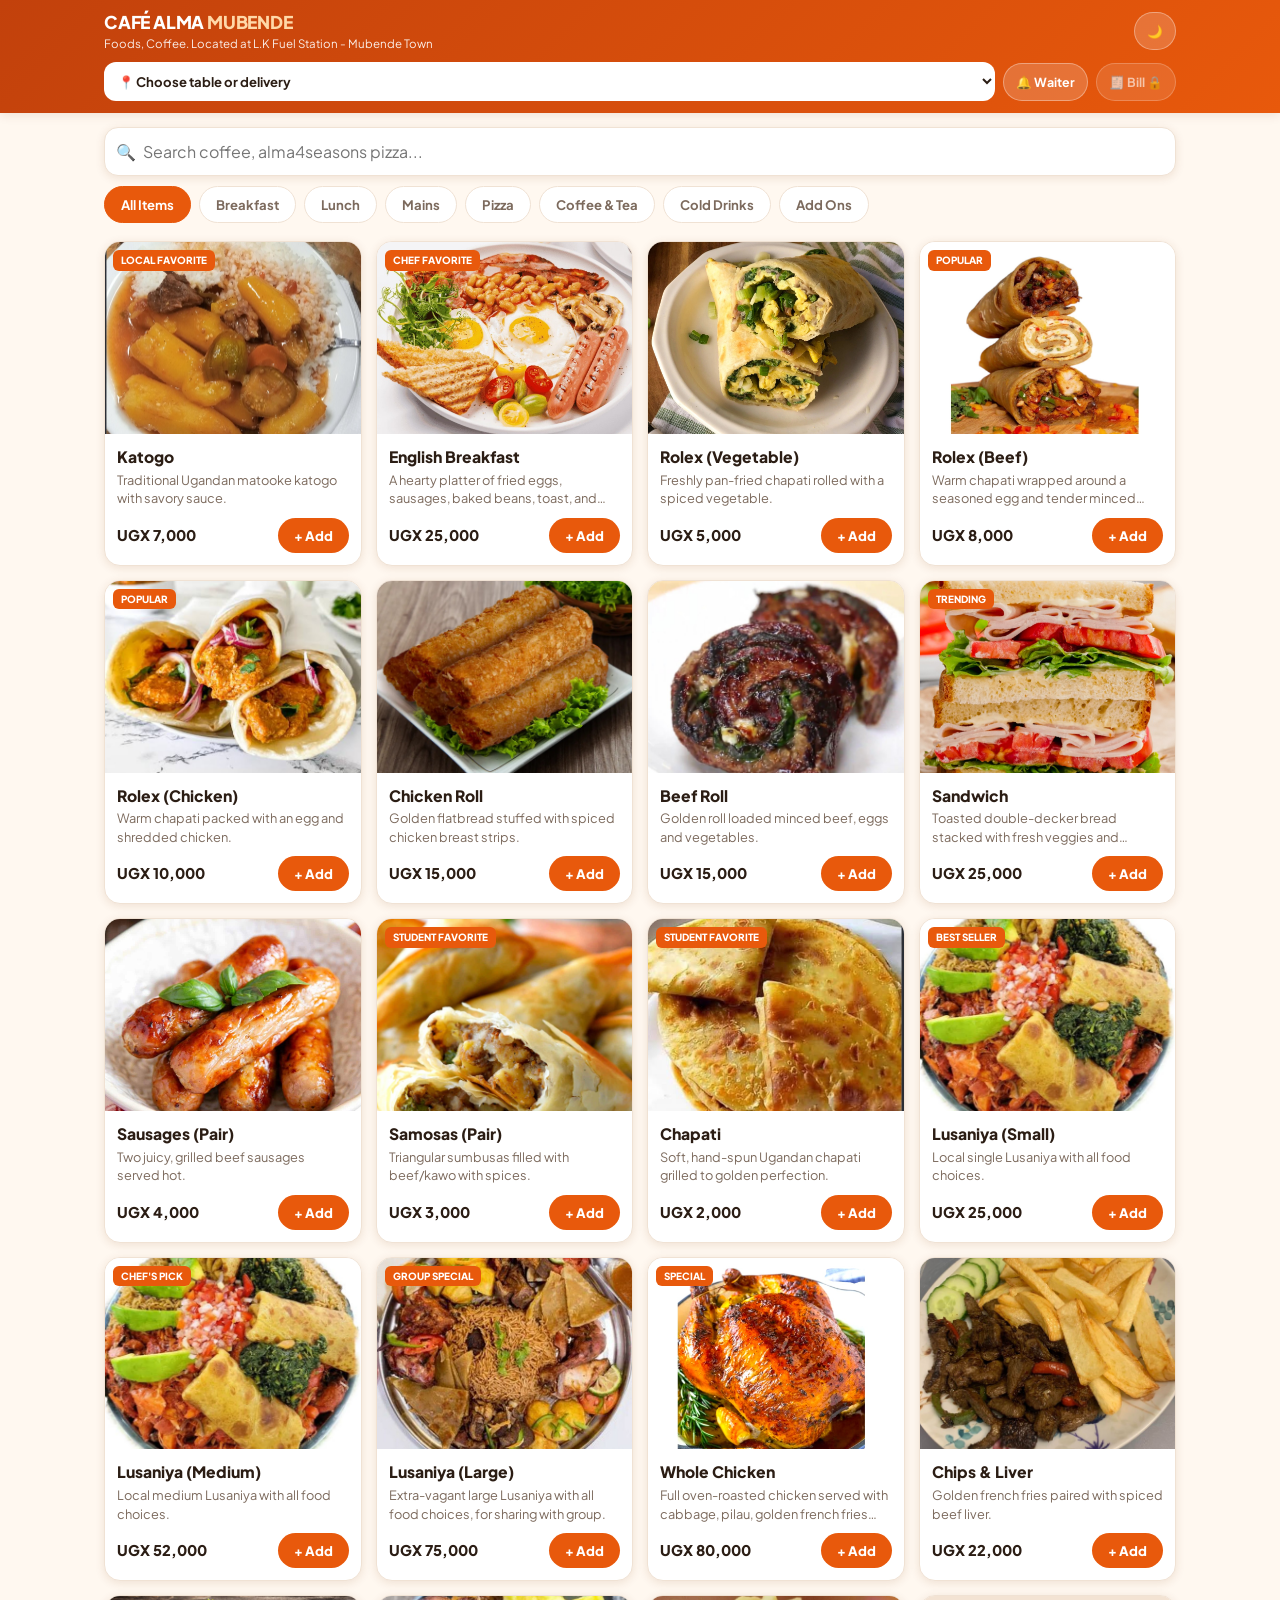
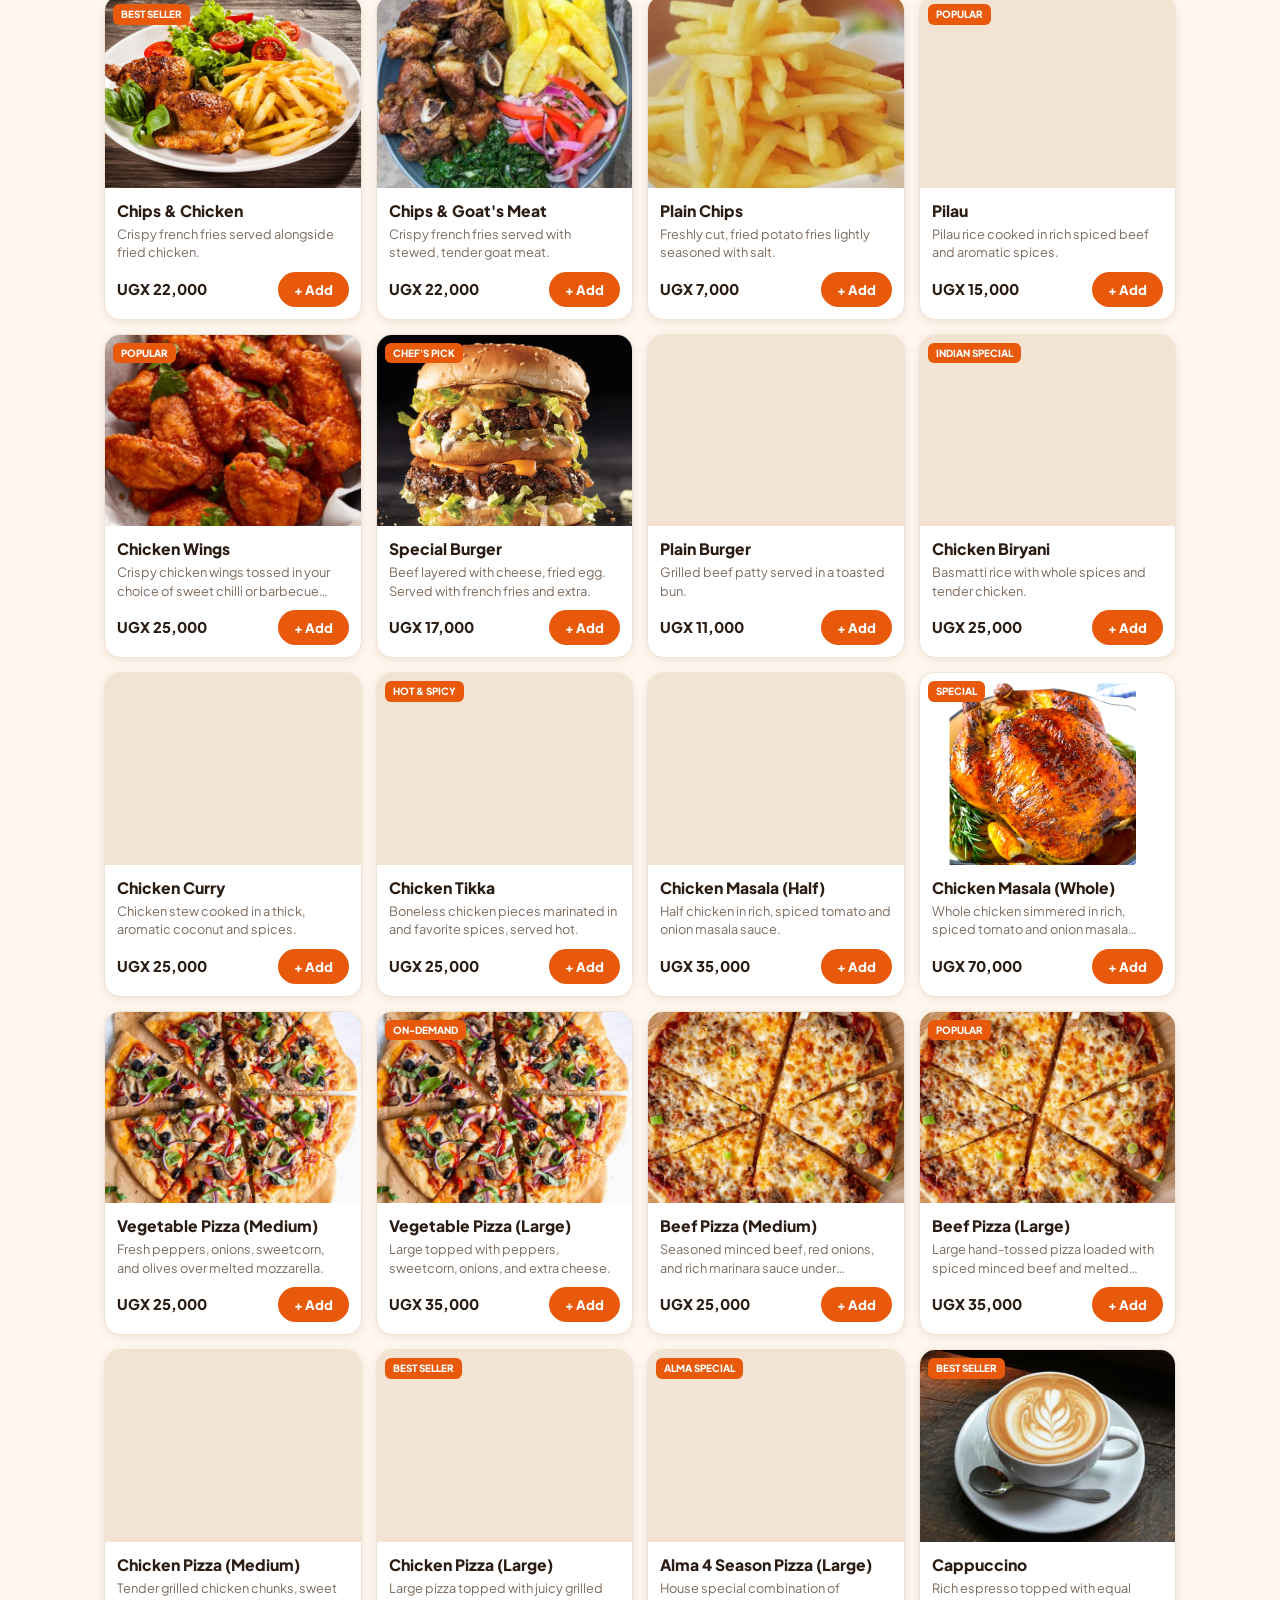
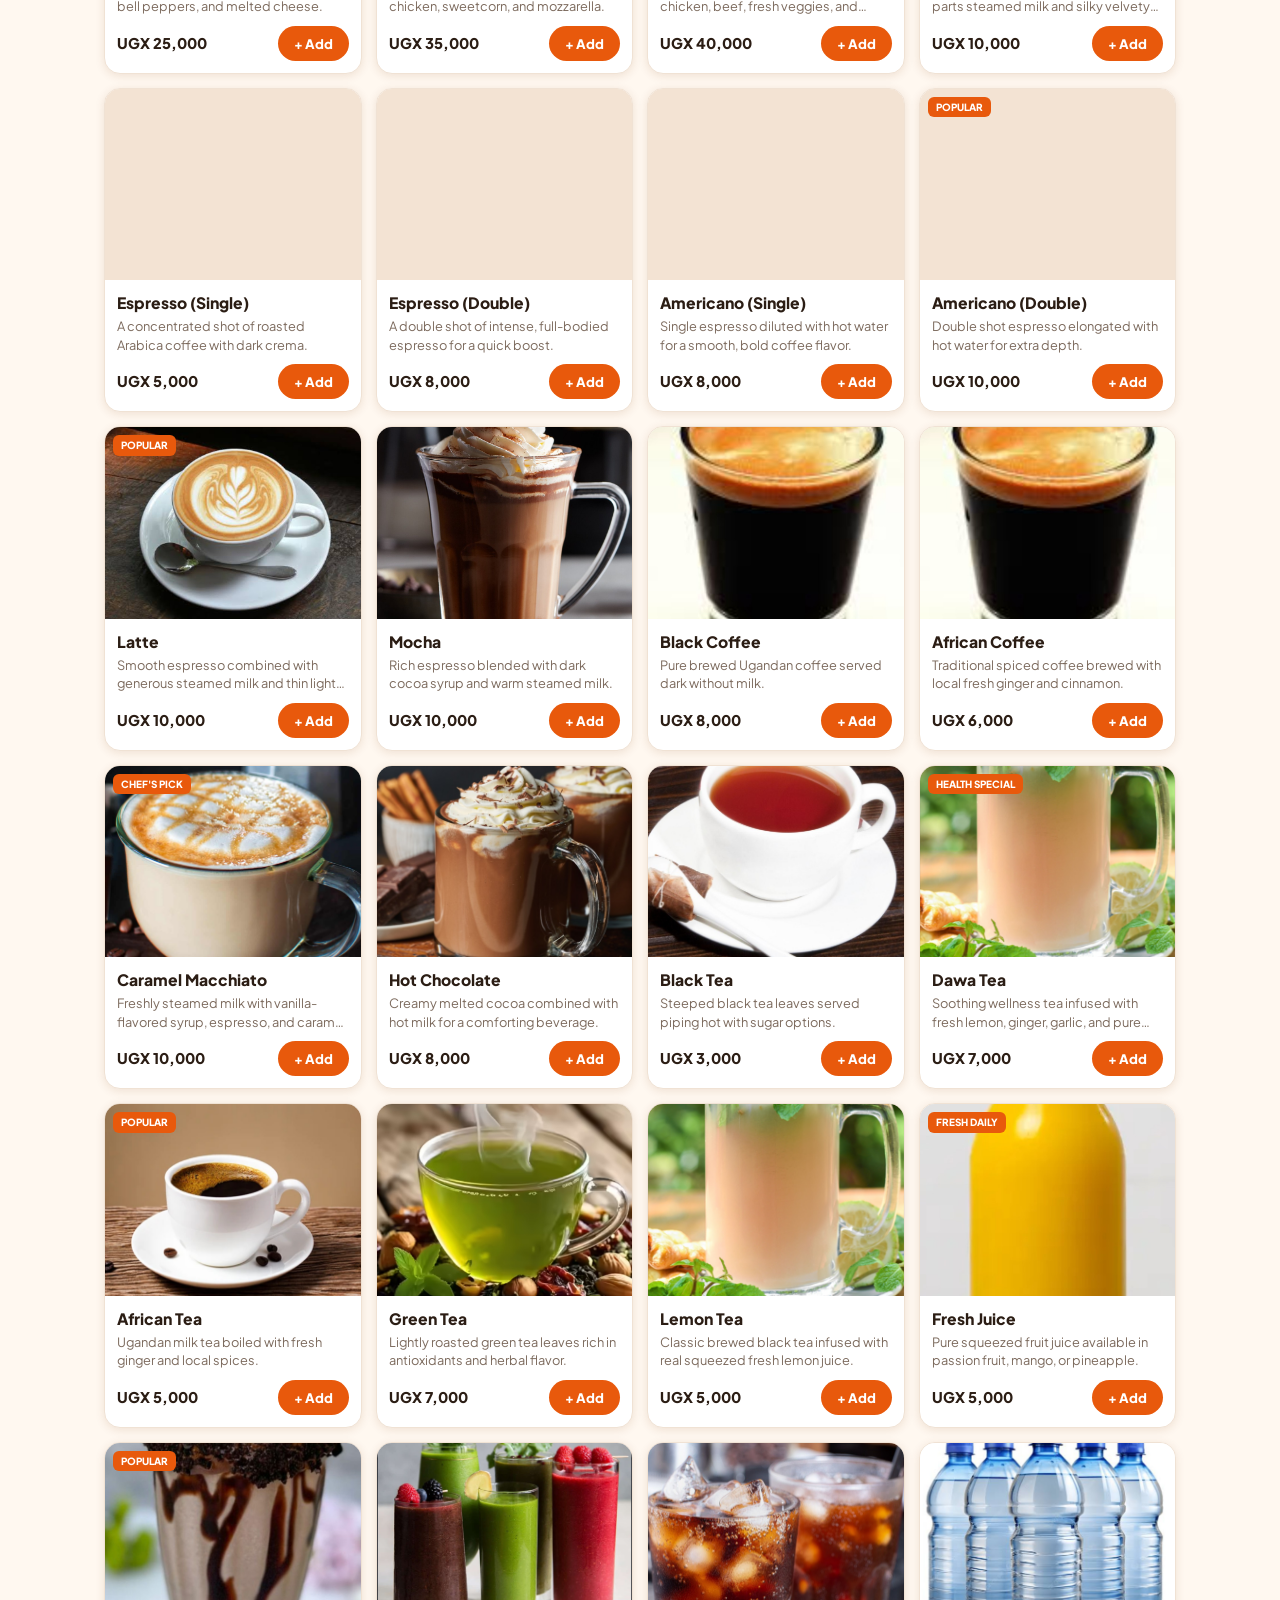
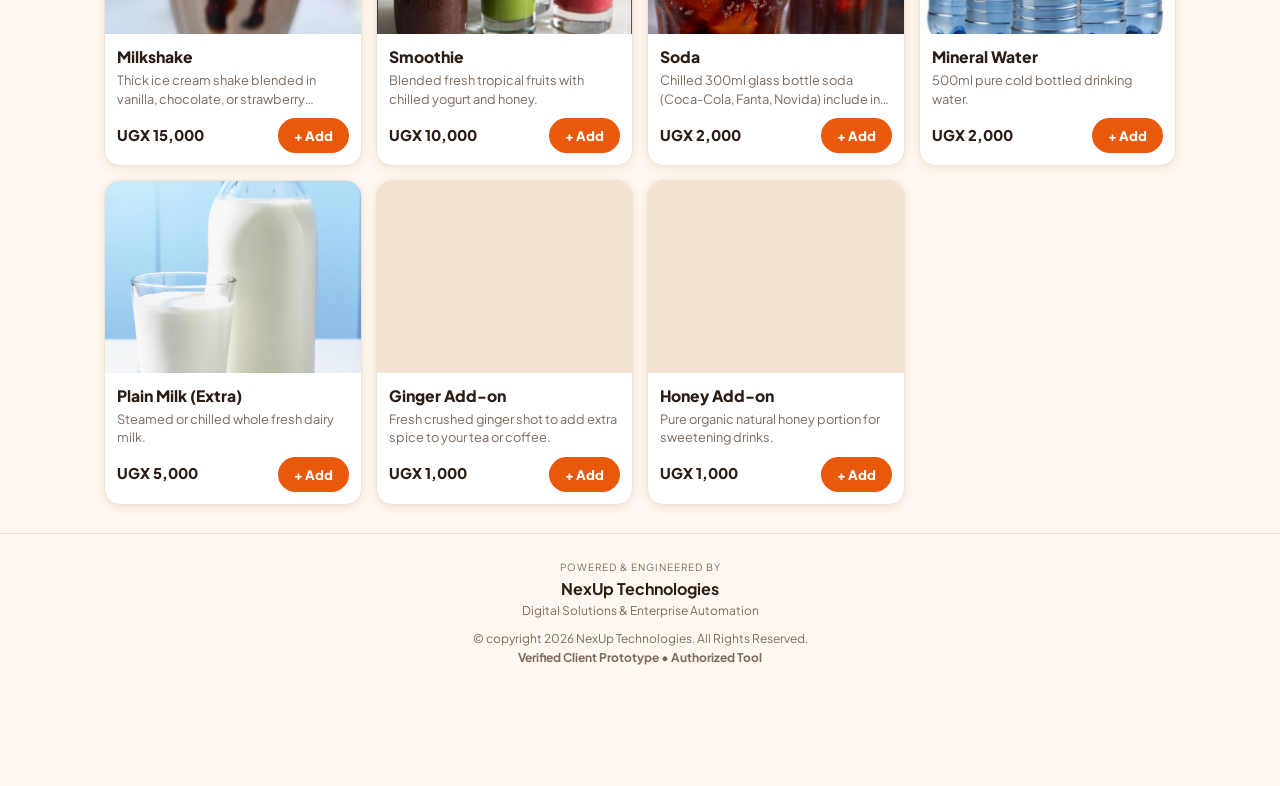
<file: index.html>
<!DOCTYPE html>
<html lang="en" data-theme="light">
<head>
<meta charset="UTF-8">
<meta name="viewport" content="width=device-width, initial-scale=1, viewport-fit=cover">
<meta name="theme-color" content="#e8590c">
<title>Café Alma Foods — Digital Table &amp; Delivery Menu</title>
<link rel="icon" href="data:image/svg+xml,%3Csvg xmlns='http://www.w3.org/2000/svg' viewBox='0 0 100 100'%3E%3Ctext y='.9em' font-size='90'%3E🍽️%3C/text%3E%3C/svg%3E">
<link rel="icon" type="image/png" href="assets/favicon.png?v=2">
<link rel="apple-touch-icon" href="assets/favicon.png?v=2">
<link rel="preconnect" href="https://fonts.googleapis.com">
<link rel="preconnect" href="https://fonts.gstatic.com" crossorigin>
<link href="https://fonts.googleapis.com/css2?family=Plus+Jakarta+Sans:wght@400;600;700;800&display=swap" rel="stylesheet">
<link rel="stylesheet" href="styles.css">
<script>try{var t=localStorage.getItem('alma_theme');if(t)document.documentElement.dataset.theme=t}catch(e){}</script>
</head>
<body>
  <script src="splash.js"></script>

<header class="header"><div class="wrap">
  <div class="brand">
    <div><h1>CAFÉ ALMA <span>MUBENDE</span></h1><small>Foods, Coffee. Located at L.K Fuel Station - Mubende Town</small></div>
    <button id="themeBtn" class="pill" aria-label="Toggle dark mode">🌙</button>
  </div>
  <div class="actions">
    <select id="loc" aria-label="Choose your table or delivery"></select>
    <button id="waiterBtn" class="pill">🔔 Waiter</button>
    <button id="billBtn" class="pill locked">🧾 Bill <span id="billIcon">🔒</span></button>
  </div>
</div></header>

<div class="wrap controls">
  <div class="search"><span>🔍</span><input id="search" type="search" placeholder="Search coffee, alma4seasons pizza..." autocomplete="off"></div>
  <nav class="cats" id="cats">
    <button class="cat active" data-cat="all">All Items</button>
    <button class="cat" data-cat="breakfast">Breakfast</button>
    <button class="cat" data-cat="lunch">Lunch</button>
    <button class="cat" data-cat="mains">Mains</button>
    <button class="cat" data-cat="pizza">Pizza</button>
    <button class="cat" data-cat="coffee">Coffee &amp; Tea</button>
    <button class="cat" data-cat="soft_drinks">Cold Drinks</button>
    <button class="cat" data-cat="add_ons">Add Ons</button>
  </nav>
</div>

<main class="wrap grid" id="menu"></main>

<button id="cartBar" class="cartbar hidden"><span><i id="cartCount">0</i>View order</span><span id="cartTotal">UGX 0</span></button>

<!-- Cart -->
<div id="cartSheet" class="overlay"><div class="sheet">
  <div class="grab"></div>
  <div class="sh-head"><h3>Your order</h3><button class="x" data-close aria-label="Close">&times;</button></div>
  <div class="sh-body">
    <div id="cartList"></div>
    <label class="lbl" for="notes">Special instructions</label>
    <textarea id="notes" class="f" maxlength="300" placeholder="e.g. no onions, Fanta soda, chilli sauce"></textarea>
    <div id="delivery" class="hidden">
      <label class="lbl" id="dLabel">Delivery Details</label>
      <input id="dName" class="f" placeholder="Full name *" autocomplete="name">
      <input id="dPhone" class="f" type="tel" placeholder="WhatsApp / phone number *" autocomplete="tel">
      <input id="dAddr" class="f" placeholder="Landmark / address *">
      <select id="dArea" class="f"><option value="in">Within Mubende Municipality</option><option value="out">Outside Mubende Municipality</option></select>
      <p id="pickNote" class="mut hidden" style="margin-top:8px;font-size:.85rem">⏱️ Ready in about 5–10 minutes.</p>
    </div>
    <label class="lbl" for="pay">Payment method</label>
    <select id="pay" class="f"><option>Cash</option><option>Mobile Money</option></select>
    <input id="hp" class="hp" tabindex="-1" autocomplete="off" aria-hidden="true">
    <div class="sum">
      <div><span>Food subtotal</span><span id="sSub">UGX 0</span></div>
      <div><span id="sFeeLbl">Service fee</span><span id="sFee">UGX 0</span></div>
      <div class="tot"><span>Total</span><span id="sTot">UGX 0</span></div>
    </div>
  </div>
  <div class="sh-foot"><button id="placeBtn" class="cta">Place Order</button></div>
</div></div>

<!-- Sent -->
<div id="sentSheet" class="overlay"><div class="sheet">
  <div class="grab"></div>
  <div class="sh-head"><h3>Almost done</h3><button class="x" data-close aria-label="Close">&times;</button></div>
  <div class="sh-body">
    <p>Order <b id="sentId"></b> is ready.</p>
    <p style="margin-top:8px"><b>Tap the green button, Send in WhatsApp.</b> The café only receives your order after you send it.</p>
  </div>
  <div class="sh-foot"><a id="waLink" class="cta" target="_blank" rel="noopener">📲 Send order on WhatsApp</a></div>
</div></div>

<!-- Waiter -->
<div id="waiterSheet" class="overlay"><div class="sheet">
  <div class="grab"></div>
  <div class="sh-head"><h3>Call a Waiter</h3><button class="x" data-close aria-label="Close">&times;</button></div>
  <div class="sh-body"><div class="wopts">
    <button data-w="Extra cutlery / napkins">Cutlery / napkins</button>
    <button data-w="Water / glasses refill">Water re-fill</button>
    <button data-w="Table cleaning required">Table Cleaning</button>
    <button data-w="General assistance">General Assistance</button>
  </div></div>
</div></div>

<!-- Bill -->
<div id="billSheet" class="overlay"><div class="sheet">
  <div class="grab"></div>
  <div class="sh-head"><h3>Request your Bill</h3><button class="x" data-close aria-label="Close">&times;</button></div>
  <div class="sh-body"><div id="billList"></div></div>
</div></div>

<div id="toast" class="toast hidden" role="status"></div>

<footer class="app-footer">
  <div class="footer-content">
    <div class="brand-signature">
      <span class="powered-by">Powered &amp; Engineered by</span>
      <h3 class="agency-name">NexUp Technologies</h3>
      <p class="agency-tagline">Digital Solutions &amp; Enterprise Automation</p>
    </div>
    <div class="footer-meta">
      <p>&copy; copyright 2026 NexUp Technologies. All Rights Reserved.</p>
      <p class="verification-badge">Verified Client Prototype • Authorized Tool</p>
    </div>
  </div>
</footer>

<script src="menu-data.js"></script>
<script src="app.js"></script>
</body>
</html>
</file>
<file: styles.css>
:root{--pri:#e8590c;--pri2:#c2410c;--grn:#2f9e44;--bg:#fff8f0;--card:#fff;--tx:#2b1d14;--mut:#7c6a5d;--bd:#f0e2d4;--sh:0 2px 10px rgba(120,60,10,.12)}
[data-theme=dark]{--bg:#16110d;--card:#221a14;--tx:#fdf3e7;--mut:#b5a393;--bd:#37291f;--sh:0 2px 10px rgba(0,0,0,.5)}
*{box-sizing:border-box;margin:0;padding:0;-webkit-tap-highlight-color:transparent}
html{font-family:'Plus Jakarta Sans',system-ui,-apple-system,'Segoe UI',Roboto,sans-serif}
body{background:var(--bg);color:var(--tx);line-height:1.45;padding-bottom:calc(96px + env(safe-area-inset-bottom));overflow-x:hidden;transition:background .3s,color .3s}
button,input,select,textarea{font:inherit;color:inherit}
button{cursor:pointer;border:0;background:none}
.hidden{display:none!important}
.wrap{max-width:1100px;margin:0 auto;padding:0 14px}
.mut{color:var(--mut)}

/* header */
.header{position:sticky;top:0;z-index:50;background:linear-gradient(135deg,#c2410c,#e8590c);color:#fff;padding:calc(10px + env(safe-area-inset-top)) 0 12px;box-shadow:var(--sh)}
.brand{display:flex;justify-content:space-between;align-items:center;gap:10px}
.brand h1{font-size:1.1rem;font-weight:800;letter-spacing:-.2px}
.brand h1 span{color:#ffd8a8}
.brand small{display:block;font-size:.72rem;opacity:.9}
.actions{display:flex;gap:8px;margin-top:10px;align-items:center}
.actions select{flex:1 1 0;min-width:0;width:100%;background:#fff;color:#2b1d14;border:0;border-radius:12px;padding:10px;font-weight:700;font-size:.82rem;text-overflow:ellipsis}
.pill{flex:none;background:rgba(255,255,255,.18);border:1px solid rgba(255,255,255,.35);color:#fff;border-radius:999px;padding:9px 12px;font-weight:700;font-size:.78rem;white-space:nowrap}
.pill.locked{opacity:.65}

/* search + categories */
.controls{padding-top:14px}
.search{position:relative;margin-bottom:10px}
.search span{position:absolute;left:12px;top:50%;transform:translateY(-50%)}
.search input{width:100%;padding:12px 14px 12px 38px;border:1px solid var(--bd);border-radius:14px;background:var(--card);font-size:16px;box-shadow:var(--sh)}
.search input:focus,.f:focus{outline:2px solid var(--pri);border-color:transparent}
.cats{display:flex;gap:8px;overflow-x:auto;padding-bottom:6px;scrollbar-width:none}
.cats::-webkit-scrollbar{display:none}
.cat{flex:none;padding:8px 16px;border-radius:999px;background:var(--card);border:1px solid var(--bd);color:var(--mut);font-weight:700;font-size:.82rem}
.cat.active{background:var(--pri);border-color:var(--pri);color:#fff}

/* menu cards */
.grid{display:grid;grid-template-columns:repeat(auto-fill,minmax(250px,1fr));gap:14px;padding-top:12px}
.card{background:var(--card);border:1px solid var(--bd);border-radius:16px;overflow:hidden;box-shadow:var(--sh);display:flex;flex-direction:column}
.img{position:relative;aspect-ratio:4/3;background:#f3e3d3;overflow:hidden}
.img img{width:100%;height:100%;object-fit:cover;display:block}
.badge{position:absolute;top:8px;left:8px;background:var(--pri);color:#fff;font-size:.62rem;font-weight:800;padding:3px 8px;border-radius:6px;text-transform:uppercase}
.info{padding:12px;display:flex;flex-direction:column;flex:1;min-width:0}
.info h4{font-size:.98rem;font-weight:800}
.info p{font-size:.8rem;color:var(--mut);margin:2px 0 10px;display:-webkit-box;-webkit-line-clamp:2;-webkit-box-orient:vertical;overflow:hidden}
.foot{margin-top:auto;display:flex;justify-content:space-between;align-items:center;gap:8px}
.foot b{font-weight:800;font-size:.92rem}
.ctl{display:flex;align-items:center;gap:8px}
.add{background:var(--pri);color:#fff;font-weight:800;font-size:.82rem;padding:8px 16px;border-radius:999px}
.q{width:30px;height:30px;border-radius:50%;background:var(--pri);color:#fff;font-weight:800;font-size:1.05rem;line-height:1}
.n{min-width:18px;text-align:center;font-weight:800}
.empty{grid-column:1/-1;text-align:center;padding:40px;color:var(--mut)}
@media(max-width:560px){.grid{grid-template-columns:1fr}.card{flex-direction:row}.img{width:116px;aspect-ratio:auto;flex:none}}

/* floating cart bar */
.cartbar{position:fixed;left:50%;transform:translateX(-50%);bottom:calc(14px + env(safe-area-inset-bottom));width:calc(100% - 28px);max-width:520px;background:linear-gradient(135deg,#e8590c,#c2410c);color:#fff;border-radius:999px;padding:13px 20px;display:flex;justify-content:space-between;align-items:center;font-weight:800;box-shadow:0 10px 26px rgba(194,65,12,.45);z-index:60}
.cartbar i{font-style:normal;background:#fff;color:var(--pri2);border-radius:50%;min-width:26px;height:26px;display:inline-flex;align-items:center;justify-content:center;margin-right:10px;font-size:.82rem}

/* bottom sheets */
.overlay{position:fixed;inset:0;background:rgba(20,10,4,.6);backdrop-filter:blur(3px);display:flex;align-items:flex-end;justify-content:center;z-index:100;opacity:0;visibility:hidden;transition:opacity .2s,visibility .2s}
.overlay.open{opacity:1;visibility:visible}
.sheet{background:var(--card);width:100%;max-width:520px;max-height:92dvh;border-radius:22px 22px 0 0;display:flex;flex-direction:column;transform:translateY(100%);transition:transform .3s cubic-bezier(.16,1,.3,1)}
.overlay.open .sheet{transform:none}
@media(min-width:700px){.overlay{align-items:center}.sheet{border-radius:22px;max-height:88vh}}
.grab{width:42px;height:4px;border-radius:2px;background:var(--bd);margin:8px auto 0}
.sh-head{display:flex;justify-content:space-between;align-items:center;padding:12px 18px}
.sh-head h3{font-weight:800}
.x{font-size:1.7rem;line-height:1;color:var(--mut);padding:0 6px}
.sh-body{padding:0 18px 12px;overflow-y:auto;overscroll-behavior:contain;flex:1}
.sh-foot{padding:12px 18px calc(12px + env(safe-area-inset-bottom));border-top:1px solid var(--bd)}
.cta{display:block;width:100%;background:var(--grn);color:#fff;font-weight:800;padding:15px;border-radius:14px;text-align:center;text-decoration:none;font-size:1rem}
.cta:disabled{opacity:.6}
.cta.sm{display:inline-block;width:auto;padding:10px 16px;font-size:.85rem;flex:none}
.row{display:flex;gap:10px;align-items:center;justify-content:space-between;padding:12px 0;border-bottom:1px dashed var(--bd)}
.f{width:100%;padding:12px;margin-top:8px;border:1px solid var(--bd);border-radius:12px;background:var(--bg);font-size:16px}
textarea.f{min-height:76px;resize:vertical}
.lbl{display:block;margin-top:14px;font-weight:800;font-size:.85rem}
.hp{position:absolute;left:-9999px;opacity:0}
.sum{background:var(--bg);border:1px solid var(--bd);border-radius:14px;padding:12px 14px;margin-top:14px}
.sum div{display:flex;justify-content:space-between;font-size:.88rem;color:var(--mut);padding:2px 0}
.sum .tot{color:var(--tx);font-weight:800;font-size:1.05rem;border-top:1px solid var(--bd);margin-top:6px;padding-top:8px}
.wopts{display:grid;gap:10px;padding-bottom:10px}
.wopts button{padding:14px;border-radius:14px;border:1px solid var(--bd);background:var(--bg);font-weight:700;text-align:left}
.toast{position:fixed;left:50%;bottom:calc(90px + env(safe-area-inset-bottom));transform:translateX(-50%);background:#2b1d14;color:#fff;padding:11px 16px;border-radius:12px;z-index:300;font-size:.85rem;max-width:90%;text-align:center}

/* footer */
.app-footer{text-align:center;padding:24px 16px;margin-top:28px;color:var(--mut);font-size:.75rem;border-top:1px solid var(--bd)}
.powered-by{text-transform:uppercase;letter-spacing:1px;font-size:.62rem}
.agency-name{font-size:1rem;color:var(--tx);margin:2px 0}
.footer-meta{margin-top:10px}
.verification-badge{margin-top:2px;font-weight:700}
</file>
